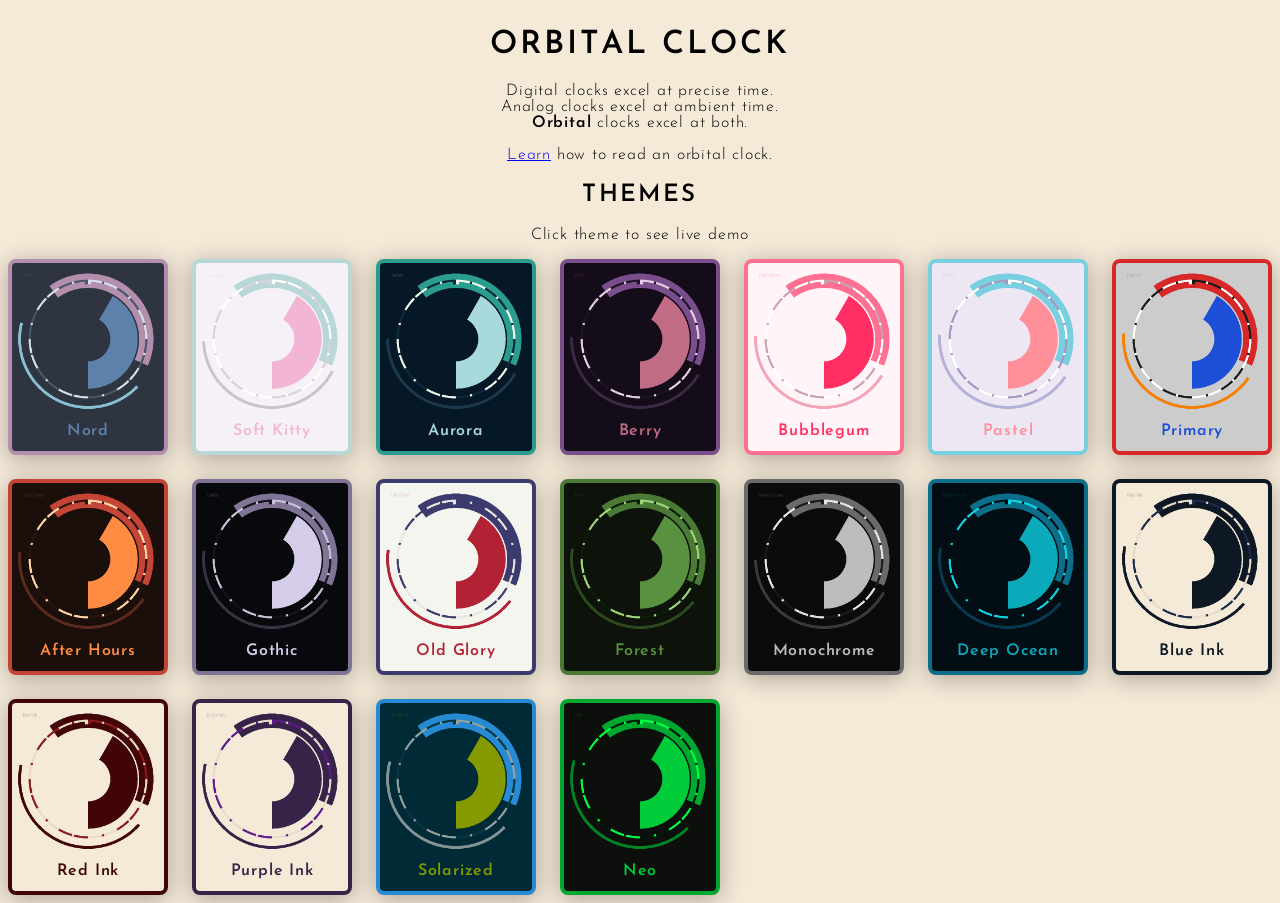
<file: index.html>
<!doctype html>
<html lang="en">
	<head>
		<meta charset="utf-8" />
		<meta name="viewport" content="width=device-width, initial-scale=1" />
		<meta name="text-scale" content="scale" />
		<link href="./app/immutable/entry/start.3CDbKS9s.js" rel="modulepreload">
		<link href="./app/immutable/chunks/iMqPllCi.js" rel="modulepreload">
		<link href="./app/immutable/chunks/BQ4jR4zi.js" rel="modulepreload">
		<link href="./app/immutable/chunks/DwWBG7lO.js" rel="modulepreload">
		<link href="./app/immutable/chunks/CZB5911S.js" rel="modulepreload">
		<link href="./app/immutable/entry/app.CyH1PBE0.js" rel="modulepreload">
		<link href="./app/immutable/chunks/CMmQca7_.js" rel="modulepreload">
		<link href="./app/immutable/chunks/BihSMTk1.js" rel="modulepreload">
		<link href="./app/immutable/chunks/DUlbav5-.js" rel="modulepreload">
		<link href="./app/immutable/chunks/DswWj63S.js" rel="modulepreload">
		<link href="./app/immutable/chunks/DzyT6DQ0.js" rel="modulepreload">
		<link href="./app/immutable/chunks/BUtkWxDQ.js" rel="modulepreload">
		<link href="./app/immutable/nodes/0.DlEczBSI.js" rel="modulepreload">
		<link href="./app/immutable/chunks/D-3GbIIw.js" rel="modulepreload">
		<link href="./app/immutable/nodes/2.Jf6FqMva.js" rel="modulepreload">
		<link href="./app/immutable/chunks/DRunjKAj.js" rel="modulepreload">
		<link href="./app/immutable/chunks/Bxq4LOer.js" rel="modulepreload">
		<link href="./app/immutable/chunks/ChheMTb3.js" rel="modulepreload">
		<!--12qhfyh--><link rel="icon" href="data:image/svg+xml,%3csvg%20xmlns='http://www.w3.org/2000/svg'%20width='107'%20height='128'%20viewBox='0%200%20107%20128'%3e%3ctitle%3esvelte-logo%3c/title%3e%3cpath%20d='M94.157%2022.819c-10.4-14.885-30.94-19.297-45.792-9.835L22.282%2029.608A29.92%2029.92%200%200%200%208.764%2049.65a31.5%2031.5%200%200%200%203.108%2020.231%2030%2030%200%200%200-4.477%2011.183%2031.9%2031.9%200%200%200%205.448%2024.116c10.402%2014.887%2030.942%2019.297%2045.791%209.835l26.083-16.624A29.92%2029.92%200%200%200%2098.235%2078.35a31.53%2031.53%200%200%200-3.105-20.232%2030%2030%200%200%200%204.474-11.182%2031.88%2031.88%200%200%200-5.447-24.116'%20style='fill:%23ff3e00'/%3e%3cpath%20d='M45.817%20106.582a20.72%2020.72%200%200%201-22.237-8.243%2019.17%2019.17%200%200%201-3.277-14.503%2018%2018%200%200%201%20.624-2.435l.49-1.498%201.337.981a33.6%2033.6%200%200%200%2010.203%205.098l.97.294-.09.968a5.85%205.85%200%200%200%201.052%203.878%206.24%206.24%200%200%200%206.695%202.485%205.8%205.8%200%200%200%201.603-.704L69.27%2076.28a5.43%205.43%200%200%200%202.45-3.631%205.8%205.8%200%200%200-.987-4.371%206.24%206.24%200%200%200-6.698-2.487%205.7%205.7%200%200%200-1.6.704l-9.953%206.345a19%2019%200%200%201-5.296%202.326%2020.72%2020.72%200%200%201-22.237-8.243%2019.17%2019.17%200%200%201-3.277-14.502%2017.99%2017.99%200%200%201%208.13-12.052l26.081-16.623a19%2019%200%200%201%205.3-2.329%2020.72%2020.72%200%200%201%2022.237%208.243%2019.17%2019.17%200%200%201%203.277%2014.503%2018%2018%200%200%201-.624%202.435l-.49%201.498-1.337-.98a33.6%2033.6%200%200%200-10.203-5.1l-.97-.294.09-.968a5.86%205.86%200%200%200-1.052-3.878%206.24%206.24%200%200%200-6.696-2.485%205.8%205.8%200%200%200-1.602.704L37.73%2051.72a5.42%205.42%200%200%200-2.449%203.63%205.79%205.79%200%200%200%20.986%204.372%206.24%206.24%200%200%200%206.698%202.486%205.8%205.8%200%200%200%201.602-.704l9.952-6.342a19%2019%200%200%201%205.295-2.328%2020.72%2020.72%200%200%201%2022.237%208.242%2019.17%2019.17%200%200%201%203.277%2014.503%2018%2018%200%200%201-8.13%2012.053l-26.081%2016.622a19%2019%200%200%201-5.3%202.328'%20style='fill:%23fff'/%3e%3c/svg%3e"/><!---->
		<link href="./app/immutable/assets/0.D5IB-7P3.css" rel="stylesheet">
		<link href="./app/immutable/assets/2.9iP5Iarg.css" rel="stylesheet">
	</head>
	<body data-sveltekit-preload-data="hover">
		<div style="display: contents"><!--[--><!--[0--><!--[--><!--[--><h1>Orbital Clock</h1> <p class="quote svelte-1uha8ag">Digital clocks excel at precise time.<br/> Analog clocks excel at ambient time.<br/> <b>Orbital</b> clocks excel at both.</p> <p class="quote svelte-1uha8ag"><a href="./learn">Learn</a> how to read an orbital clock.</p> <h2>Themes</h2> <p class="quote svelte-1uha8ag">Click theme to see live demo</p> <div class="grid svelte-1uha8ag"><!--[--><a href="./clock?p=2e344088c0d0b48ead5e81acd8dee94c566a" class="card svelte-13ncpt9" style="background: #2e3440; color: #5e81ac; border: 0.25rem solid #b48ead;"><img src="./thumbnails/nord.png" alt="Nord" class="svelte-13ncpt9"/> <p class="svelte-13ncpt9">Nord</p></a><a href="./clock?p=f6f1f7c9c2cfb8d8d8f2b5d4ffffffd9d2de" class="card svelte-13ncpt9" style="background: #f6f1f7; color: #f2b5d4; border: 0.25rem solid #b8d8d8;"><img src="./thumbnails/soft_kitty.png" alt="Soft Kitty" class="svelte-13ncpt9"/> <p class="svelte-13ncpt9">Soft Kitty</p></a><a href="./clock?p=0618261b3a4b2a9d8fa8dadcf1faee0b2a3d" class="card svelte-13ncpt9" style="background: #061826; color: #a8dadc; border: 0.25rem solid #2a9d8f;"><img src="./thumbnails/aurora.png" alt="Aurora" class="svelte-13ncpt9"/> <p class="svelte-13ncpt9">Aurora</p></a><a href="./clock?p=140c183b2a447a4e8cc06c84e6cfe61f1426" class="card svelte-13ncpt9" style="background: #140c18; color: #c06c84; border: 0.25rem solid #7a4e8c;"><img src="./thumbnails/berry.png" alt="Berry" class="svelte-13ncpt9"/> <p class="svelte-13ncpt9">Berry</p></a><a href="./clock?p=fff5f8f4a3b4ff6f91ff2e63c9a3b0ffffff" class="card svelte-13ncpt9" style="background: #fff5f8; color: #ff2e63; border: 0.25rem solid #ff6f91;"><img src="./thumbnails/bubblegum.png" alt="Bubblegum" class="svelte-13ncpt9"/> <p class="svelte-13ncpt9">Bubblegum</p></a><a href="./clock?p=ede6f3b3b1d678cfe0ff8f99ffffffa996c2" class="card svelte-13ncpt9" style="background: #ede6f3; color: #ff8f99; border: 0.25rem solid #78cfe0;"><img src="./thumbnails/pastel.png" alt="Pastel" class="svelte-13ncpt9"/> <p class="svelte-13ncpt9">Pastel</p></a><a href="./clock?p=ccccccf77f00d628281d4ed81a1a1affffff" class="card svelte-13ncpt9" style="background: #cccccc; color: #1d4ed8; border: 0.25rem solid #d62828;"><img src="./thumbnails/primary.png" alt="Primary" class="svelte-13ncpt9"/> <p class="svelte-13ncpt9">Primary</p></a><a href="./clock?p=1a0f0a5c2a1ec44536ff8c42ffd6a52a140e" class="card svelte-13ncpt9" style="background: #1a0f0a; color: #ff8c42; border: 0.25rem solid #c44536;"><img src="./thumbnails/after_hours.png" alt="After Hours" class="svelte-13ncpt9"/> <p class="svelte-13ncpt9">After Hours</p></a><a href="./clock?p=08090c3a32427f7396d6cdeac9c2d914151b" class="card svelte-13ncpt9" style="background: #08090c; color: #d6cdea; border: 0.25rem solid #7f7396;"><img src="./thumbnails/gothic.png" alt="Gothic" class="svelte-13ncpt9"/> <p class="svelte-13ncpt9">Gothic</p></a><a href="./clock?p=f5f5f0b222343c3b6eb222343c3b6ee8e8e0" class="card svelte-13ncpt9" style="background: #f5f5f0; color: #b22234; border: 0.25rem solid #3c3b6e;"><img src="./thumbnails/old_glory.png" alt="Old Glory" class="svelte-13ncpt9"/> <p class="svelte-13ncpt9">Old Glory</p></a><a href="./clock?p=0d120a2d4a1e4a7a355a91409ed67a0d1f08" class="card svelte-13ncpt9" style="background: #0d120a; color: #5a9140; border: 0.25rem solid #4a7a35;"><img src="./thumbnails/forest.png" alt="Forest" class="svelte-13ncpt9"/> <p class="svelte-13ncpt9">Forest</p></a><a href="./clock?p=0b0b0b3a3a3a6a6a6abdbdbde6e6e61a1a1a" class="card svelte-13ncpt9" style="background: #0b0b0b; color: #bdbdbd; border: 0.25rem solid #6a6a6a;"><img src="./thumbnails/monochrome.png" alt="Monochrome" class="svelte-13ncpt9"/> <p class="svelte-13ncpt9">Monochrome</p></a><a href="./clock?p=020d140a3a520d6e8a0aaaba12d4e0020d14" class="card svelte-13ncpt9" style="background: #020d14; color: #0aaaba; border: 0.25rem solid #0d6e8a;"><img src="./thumbnails/deep_ocean.png" alt="Deep Ocean" class="svelte-13ncpt9"/> <p class="svelte-13ncpt9">Deep Ocean</p></a><a href="./clock?p=f5ead80d18240d18240d18241c2b4ae8dcc8" class="card svelte-13ncpt9" style="background: #f5ead8; color: #0d1824; border: 0.25rem solid #0d1824;"><img src="./thumbnails/blue_ink.png" alt="Blue Ink" class="svelte-13ncpt9"/> <p class="svelte-13ncpt9">Blue Ink</p></a><a href="./clock?p=f5ead84205054205054205058b1a1ae8dcc8" class="card svelte-13ncpt9" style="background: #f5ead8; color: #420505; border: 0.25rem solid #420505;"><img src="./thumbnails/red_ink.png" alt="Red Ink" class="svelte-13ncpt9"/> <p class="svelte-13ncpt9">Red Ink</p></a><a href="./clock?p=f5ead83623473623473623475c1a8be8dcc8" class="card svelte-13ncpt9" style="background: #f5ead8; color: #362347; border: 0.25rem solid #362347;"><img src="./thumbnails/purple_ink.png" alt="Purple Ink" class="svelte-13ncpt9"/> <p class="svelte-13ncpt9">Purple Ink</p></a><a href="./clock?p=002b36839496268bd285990093a1a1073642" class="card svelte-13ncpt9" style="background: #002b36; color: #859900; border: 0.25rem solid #268bd2;"><img src="./thumbnails/solarized.png" alt="Solarized" class="svelte-13ncpt9"/> <p class="svelte-13ncpt9">Solarized</p></a><a href="./clock?p=0d0f0d00852500a82f00cc3a00ff41001a07" class="card svelte-13ncpt9" style="background: #0d0f0d; color: #00cc3a; border: 0.25rem solid #00a82f;"><img src="./thumbnails/neo.png" alt="Neo" class="svelte-13ncpt9"/> <p class="svelte-13ncpt9">Neo</p></a><!--]--></div><!--]--><!----><!--]--><!--]--> <!--[-1--><!--]--><!--]-->
			
			<script>
				{
					__sveltekit_yqcq0j = {
						base: new URL(".", location).pathname.slice(0, -1),
						assets: "/orbitalclock"
					};

					const element = document.currentScript.parentElement;

					Promise.all([
						import("./app/immutable/entry/start.3CDbKS9s.js"),
						import("./app/immutable/entry/app.CyH1PBE0.js")
					]).then(([kit, app]) => {
						kit.start(app, element, {
							node_ids: [0, 2],
							data: [null,null],
							form: null,
							error: null
						});
					});
				}
			</script>
		</div>
	</body>
</html>
</file>
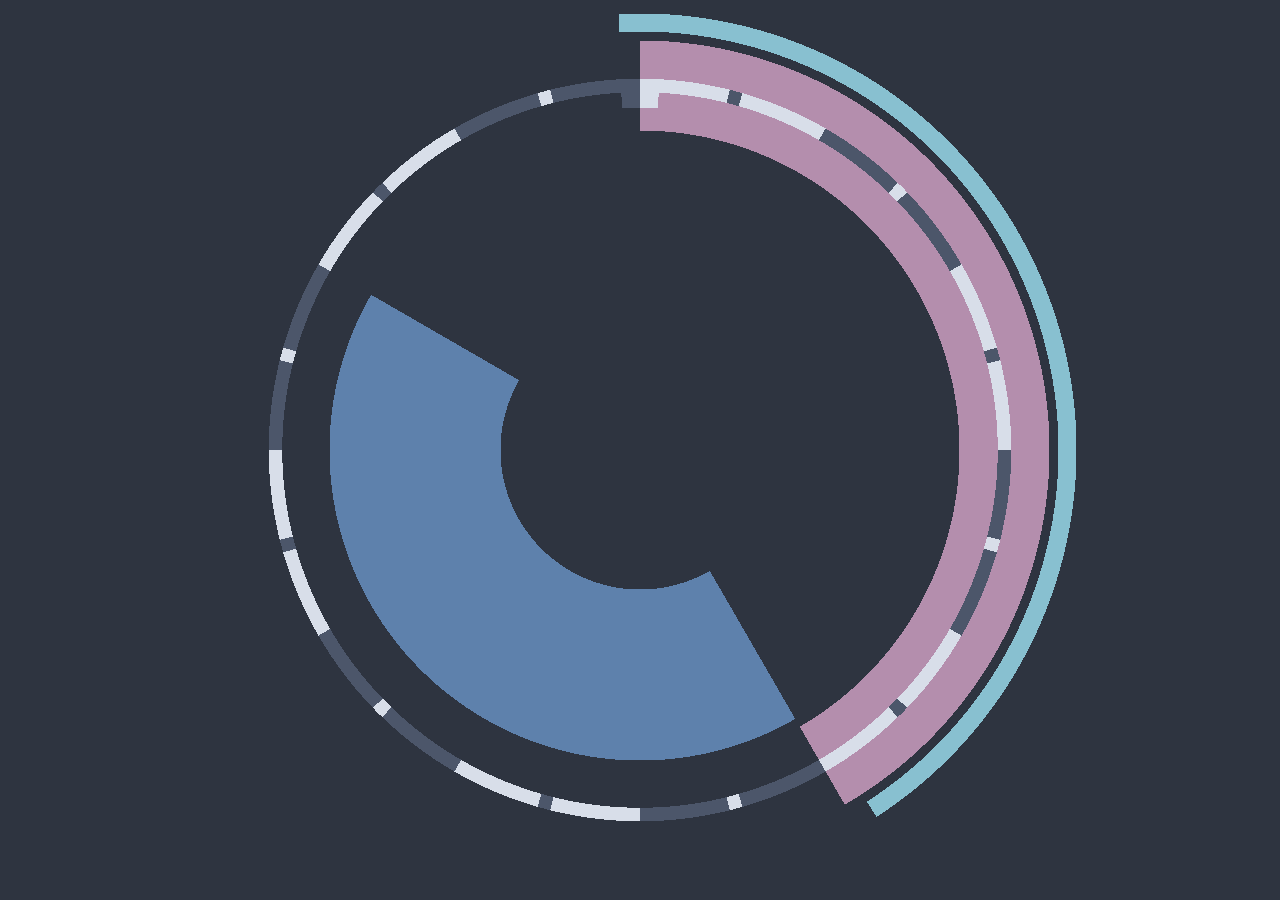
<file: clock.html>
<!doctype html>
<html lang="en">
	<head>
		<meta charset="utf-8" />
		<meta name="viewport" content="width=device-width, initial-scale=1" />
		<meta name="text-scale" content="scale" />
		<link href="./app/immutable/entry/start.3CDbKS9s.js" rel="modulepreload">
		<link href="./app/immutable/chunks/iMqPllCi.js" rel="modulepreload">
		<link href="./app/immutable/chunks/BQ4jR4zi.js" rel="modulepreload">
		<link href="./app/immutable/chunks/DwWBG7lO.js" rel="modulepreload">
		<link href="./app/immutable/chunks/CZB5911S.js" rel="modulepreload">
		<link href="./app/immutable/entry/app.CyH1PBE0.js" rel="modulepreload">
		<link href="./app/immutable/chunks/CMmQca7_.js" rel="modulepreload">
		<link href="./app/immutable/chunks/BihSMTk1.js" rel="modulepreload">
		<link href="./app/immutable/chunks/DUlbav5-.js" rel="modulepreload">
		<link href="./app/immutable/chunks/DswWj63S.js" rel="modulepreload">
		<link href="./app/immutable/chunks/DzyT6DQ0.js" rel="modulepreload">
		<link href="./app/immutable/chunks/BUtkWxDQ.js" rel="modulepreload">
		<link href="./app/immutable/nodes/0.DlEczBSI.js" rel="modulepreload">
		<link href="./app/immutable/chunks/D-3GbIIw.js" rel="modulepreload">
		<link href="./app/immutable/nodes/3.1NJEfZoe.js" rel="modulepreload">
		<link href="./app/immutable/chunks/DRunjKAj.js" rel="modulepreload">
		<link href="./app/immutable/chunks/ChheMTb3.js" rel="modulepreload">
		<!--12qhfyh--><link rel="icon" href="data:image/svg+xml,%3csvg%20xmlns='http://www.w3.org/2000/svg'%20width='107'%20height='128'%20viewBox='0%200%20107%20128'%3e%3ctitle%3esvelte-logo%3c/title%3e%3cpath%20d='M94.157%2022.819c-10.4-14.885-30.94-19.297-45.792-9.835L22.282%2029.608A29.92%2029.92%200%200%200%208.764%2049.65a31.5%2031.5%200%200%200%203.108%2020.231%2030%2030%200%200%200-4.477%2011.183%2031.9%2031.9%200%200%200%205.448%2024.116c10.402%2014.887%2030.942%2019.297%2045.791%209.835l26.083-16.624A29.92%2029.92%200%200%200%2098.235%2078.35a31.53%2031.53%200%200%200-3.105-20.232%2030%2030%200%200%200%204.474-11.182%2031.88%2031.88%200%200%200-5.447-24.116'%20style='fill:%23ff3e00'/%3e%3cpath%20d='M45.817%20106.582a20.72%2020.72%200%200%201-22.237-8.243%2019.17%2019.17%200%200%201-3.277-14.503%2018%2018%200%200%201%20.624-2.435l.49-1.498%201.337.981a33.6%2033.6%200%200%200%2010.203%205.098l.97.294-.09.968a5.85%205.85%200%200%200%201.052%203.878%206.24%206.24%200%200%200%206.695%202.485%205.8%205.8%200%200%200%201.603-.704L69.27%2076.28a5.43%205.43%200%200%200%202.45-3.631%205.8%205.8%200%200%200-.987-4.371%206.24%206.24%200%200%200-6.698-2.487%205.7%205.7%200%200%200-1.6.704l-9.953%206.345a19%2019%200%200%201-5.296%202.326%2020.72%2020.72%200%200%201-22.237-8.243%2019.17%2019.17%200%200%201-3.277-14.502%2017.99%2017.99%200%200%201%208.13-12.052l26.081-16.623a19%2019%200%200%201%205.3-2.329%2020.72%2020.72%200%200%201%2022.237%208.243%2019.17%2019.17%200%200%201%203.277%2014.503%2018%2018%200%200%201-.624%202.435l-.49%201.498-1.337-.98a33.6%2033.6%200%200%200-10.203-5.1l-.97-.294.09-.968a5.86%205.86%200%200%200-1.052-3.878%206.24%206.24%200%200%200-6.696-2.485%205.8%205.8%200%200%200-1.602.704L37.73%2051.72a5.42%205.42%200%200%200-2.449%203.63%205.79%205.79%200%200%200%20.986%204.372%206.24%206.24%200%200%200%206.698%202.486%205.8%205.8%200%200%200%201.602-.704l9.952-6.342a19%2019%200%200%201%205.295-2.328%2020.72%2020.72%200%200%201%2022.237%208.242%2019.17%2019.17%200%200%201%203.277%2014.503%2018%2018%200%200%201-8.13%2012.053l-26.081%2016.622a19%2019%200%200%201-5.3%202.328'%20style='fill:%23fff'/%3e%3c/svg%3e"/><!---->
		<link href="./app/immutable/assets/0.D5IB-7P3.css" rel="stylesheet">
		<link href="./app/immutable/assets/3.BiSGSDT_.css" rel="stylesheet">
	</head>
	<body data-sveltekit-preload-data="hover">
		<div style="display: contents"><!--[--><!--[0--><!--[--><!--[--><div class="clockpane svelte-ylinfx"><canvas></canvas></div><!--]--><!----><!--]--><!--]--> <!--[-1--><!--]--><!--]-->
			
			<script>
				{
					__sveltekit_yqcq0j = {
						base: new URL(".", location).pathname.slice(0, -1),
						assets: "/orbitalclock"
					};

					const element = document.currentScript.parentElement;

					Promise.all([
						import("./app/immutable/entry/start.3CDbKS9s.js"),
						import("./app/immutable/entry/app.CyH1PBE0.js")
					]).then(([kit, app]) => {
						kit.start(app, element, {
							node_ids: [0, 3],
							data: [null,null],
							form: null,
							error: null
						});
					});
				}
			</script>
		</div>
	</body>
</html>
</file>
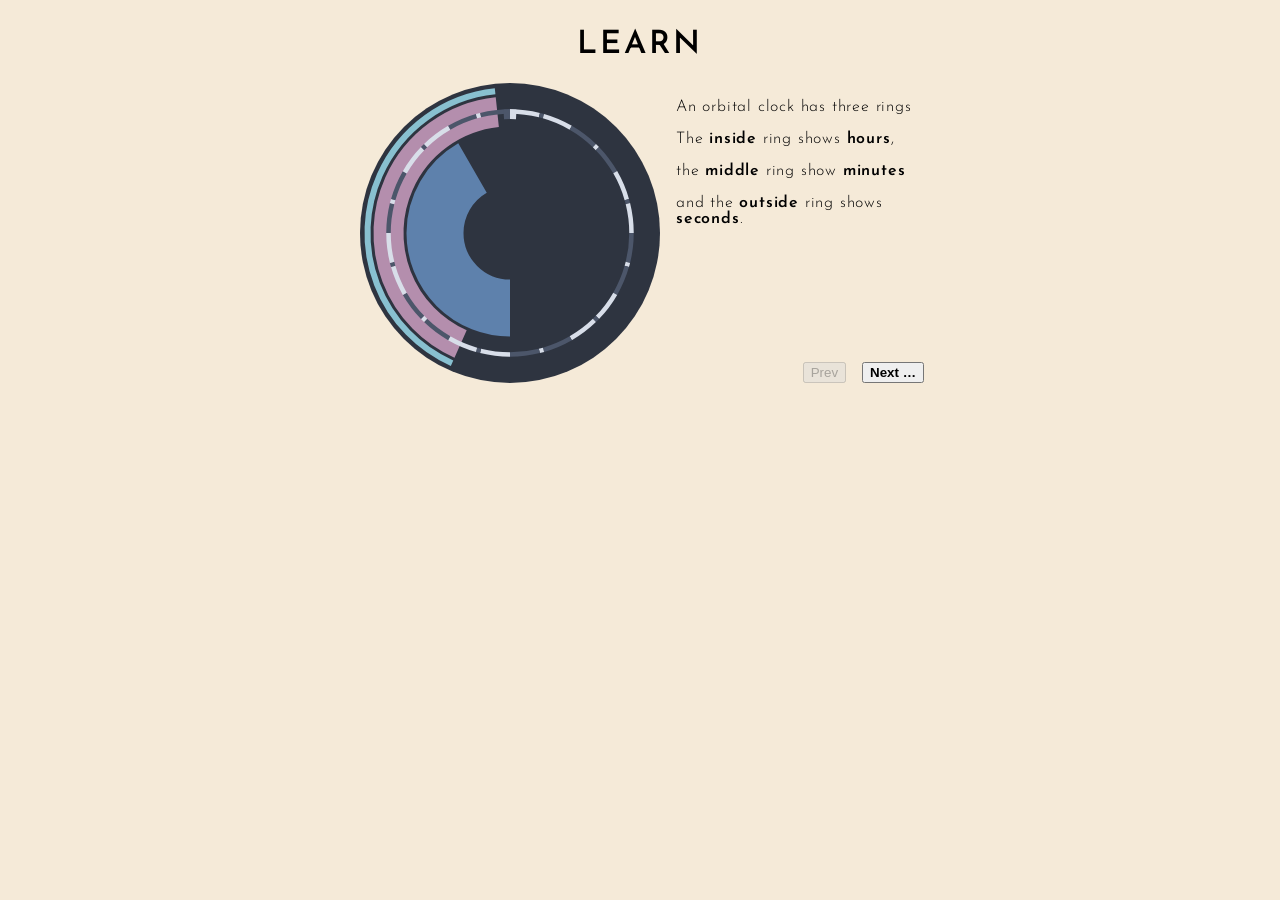
<file: learn.html>
<!doctype html>
<html lang="en">
	<head>
		<meta charset="utf-8" />
		<meta name="viewport" content="width=device-width, initial-scale=1" />
		<meta name="text-scale" content="scale" />
		<link href="./app/immutable/entry/start.3CDbKS9s.js" rel="modulepreload">
		<link href="./app/immutable/chunks/iMqPllCi.js" rel="modulepreload">
		<link href="./app/immutable/chunks/BQ4jR4zi.js" rel="modulepreload">
		<link href="./app/immutable/chunks/DwWBG7lO.js" rel="modulepreload">
		<link href="./app/immutable/chunks/CZB5911S.js" rel="modulepreload">
		<link href="./app/immutable/entry/app.CyH1PBE0.js" rel="modulepreload">
		<link href="./app/immutable/chunks/CMmQca7_.js" rel="modulepreload">
		<link href="./app/immutable/chunks/BihSMTk1.js" rel="modulepreload">
		<link href="./app/immutable/chunks/DUlbav5-.js" rel="modulepreload">
		<link href="./app/immutable/chunks/DswWj63S.js" rel="modulepreload">
		<link href="./app/immutable/chunks/DzyT6DQ0.js" rel="modulepreload">
		<link href="./app/immutable/chunks/BUtkWxDQ.js" rel="modulepreload">
		<link href="./app/immutable/nodes/0.DlEczBSI.js" rel="modulepreload">
		<link href="./app/immutable/chunks/D-3GbIIw.js" rel="modulepreload">
		<link href="./app/immutable/nodes/4.0CcPTS2U.js" rel="modulepreload">
		<link href="./app/immutable/chunks/DRunjKAj.js" rel="modulepreload">
		<link href="./app/immutable/chunks/Bxq4LOer.js" rel="modulepreload">
		<!--12qhfyh--><link rel="icon" href="data:image/svg+xml,%3csvg%20xmlns='http://www.w3.org/2000/svg'%20width='107'%20height='128'%20viewBox='0%200%20107%20128'%3e%3ctitle%3esvelte-logo%3c/title%3e%3cpath%20d='M94.157%2022.819c-10.4-14.885-30.94-19.297-45.792-9.835L22.282%2029.608A29.92%2029.92%200%200%200%208.764%2049.65a31.5%2031.5%200%200%200%203.108%2020.231%2030%2030%200%200%200-4.477%2011.183%2031.9%2031.9%200%200%200%205.448%2024.116c10.402%2014.887%2030.942%2019.297%2045.791%209.835l26.083-16.624A29.92%2029.92%200%200%200%2098.235%2078.35a31.53%2031.53%200%200%200-3.105-20.232%2030%2030%200%200%200%204.474-11.182%2031.88%2031.88%200%200%200-5.447-24.116'%20style='fill:%23ff3e00'/%3e%3cpath%20d='M45.817%20106.582a20.72%2020.72%200%200%201-22.237-8.243%2019.17%2019.17%200%200%201-3.277-14.503%2018%2018%200%200%201%20.624-2.435l.49-1.498%201.337.981a33.6%2033.6%200%200%200%2010.203%205.098l.97.294-.09.968a5.85%205.85%200%200%200%201.052%203.878%206.24%206.24%200%200%200%206.695%202.485%205.8%205.8%200%200%200%201.603-.704L69.27%2076.28a5.43%205.43%200%200%200%202.45-3.631%205.8%205.8%200%200%200-.987-4.371%206.24%206.24%200%200%200-6.698-2.487%205.7%205.7%200%200%200-1.6.704l-9.953%206.345a19%2019%200%200%201-5.296%202.326%2020.72%2020.72%200%200%201-22.237-8.243%2019.17%2019.17%200%200%201-3.277-14.502%2017.99%2017.99%200%200%201%208.13-12.052l26.081-16.623a19%2019%200%200%201%205.3-2.329%2020.72%2020.72%200%200%201%2022.237%208.243%2019.17%2019.17%200%200%201%203.277%2014.503%2018%2018%200%200%201-.624%202.435l-.49%201.498-1.337-.98a33.6%2033.6%200%200%200-10.203-5.1l-.97-.294.09-.968a5.86%205.86%200%200%200-1.052-3.878%206.24%206.24%200%200%200-6.696-2.485%205.8%205.8%200%200%200-1.602.704L37.73%2051.72a5.42%205.42%200%200%200-2.449%203.63%205.79%205.79%200%200%200%20.986%204.372%206.24%206.24%200%200%200%206.698%202.486%205.8%205.8%200%200%200%201.602-.704l9.952-6.342a19%2019%200%200%201%205.295-2.328%2020.72%2020.72%200%200%201%2022.237%208.242%2019.17%2019.17%200%200%201%203.277%2014.503%2018%2018%200%200%201-8.13%2012.053l-26.081%2016.622a19%2019%200%200%201-5.3%202.328'%20style='fill:%23fff'/%3e%3c/svg%3e"/><!---->
		<link href="./app/immutable/assets/0.D5IB-7P3.css" rel="stylesheet">
		<link href="./app/immutable/assets/4.yJUSMoel.css" rel="stylesheet">
	</head>
	<body data-sveltekit-preload-data="hover">
		<div style="display: contents"><!--[--><!--[0--><!--[--><!--[--><h1>Learn</h1> <div class="learn-content svelte-8s3559"><div class="grid-container svelte-8s3559"><div class="clock svelte-8s3559"><canvas width="300" height="300" style="width: 300px; height: 300px; border-radius: 50%;"></canvas><!----></div> <div class="lesson svelte-8s3559"><!--[-1--><div><!---->
        <p>An orbital clock has three rings</p>
        <p>The <b>inside</b> ring shows <b>hours</b>,</p><p>the <b>middle</b> ring show <b>minutes</b> <p>and the <b>outside</b> ring shows <b>seconds</b>.</p><!----></div><!--]--> <div class="nav svelte-8s3559"><button disabled="">Prev</button> <button><b>Next …</b></button></div></div></div></div><!--]--><!----><!--]--><!--]--> <!--[-1--><!--]--><!--]-->
			
			<script>
				{
					__sveltekit_yqcq0j = {
						base: new URL(".", location).pathname.slice(0, -1),
						assets: "/orbitalclock"
					};

					const element = document.currentScript.parentElement;

					Promise.all([
						import("./app/immutable/entry/start.3CDbKS9s.js"),
						import("./app/immutable/entry/app.CyH1PBE0.js")
					]).then(([kit, app]) => {
						kit.start(app, element, {
							node_ids: [0, 4],
							data: [null,null],
							form: null,
							error: null
						});
					});
				}
			</script>
		</div>
	</body>
</html>
</file>
<file: app/immutable/assets/0.D5IB-7P3.css>
@font-face{font-family:Josefin Sans;font-style:normal;font-display:swap;font-weight:300;src:url(./josefin-sans-vietnamese-300-normal.CYSpmMwP.woff2) format("woff2"),url(./josefin-sans-vietnamese-300-normal.CIl7uc20.woff) format("woff");unicode-range:U+0102-0103,U+0110-0111,U+0128-0129,U+0168-0169,U+01A0-01A1,U+01AF-01B0,U+0300-0301,U+0303-0304,U+0308-0309,U+0323,U+0329,U+1EA0-1EF9,U+20AB}@font-face{font-family:Josefin Sans;font-style:normal;font-display:swap;font-weight:300;src:url(./josefin-sans-latin-ext-300-normal.Bd7KVg_i.woff2) format("woff2"),url(./josefin-sans-latin-ext-300-normal.C3BJt8Gj.woff) format("woff");unicode-range:U+0100-02BA,U+02BD-02C5,U+02C7-02CC,U+02CE-02D7,U+02DD-02FF,U+0304,U+0308,U+0329,U+1D00-1DBF,U+1E00-1E9F,U+1EF2-1EFF,U+2020,U+20A0-20AB,U+20AD-20C0,U+2113,U+2C60-2C7F,U+A720-A7FF}@font-face{font-family:Josefin Sans;font-style:normal;font-display:swap;font-weight:300;src:url(./josefin-sans-latin-300-normal.jK6vcIgA.woff2) format("woff2"),url(./josefin-sans-latin-300-normal.BxpWkS1B.woff) format("woff");unicode-range:U+0000-00FF,U+0131,U+0152-0153,U+02BB-02BC,U+02C6,U+02DA,U+02DC,U+0304,U+0308,U+0329,U+2000-206F,U+20AC,U+2122,U+2191,U+2193,U+2212,U+2215,U+FEFF,U+FFFD}@font-face{font-family:Josefin Sans;font-style:normal;font-display:swap;font-weight:400;src:url(./josefin-sans-vietnamese-400-normal.5bZRxDiL.woff2) format("woff2"),url(./josefin-sans-vietnamese-400-normal.7lki-pri.woff) format("woff");unicode-range:U+0102-0103,U+0110-0111,U+0128-0129,U+0168-0169,U+01A0-01A1,U+01AF-01B0,U+0300-0301,U+0303-0304,U+0308-0309,U+0323,U+0329,U+1EA0-1EF9,U+20AB}@font-face{font-family:Josefin Sans;font-style:normal;font-display:swap;font-weight:400;src:url(./josefin-sans-latin-ext-400-normal.WydUZGG0.woff2) format("woff2"),url(./josefin-sans-latin-ext-400-normal.GP5qjHwf.woff) format("woff");unicode-range:U+0100-02BA,U+02BD-02C5,U+02C7-02CC,U+02CE-02D7,U+02DD-02FF,U+0304,U+0308,U+0329,U+1D00-1DBF,U+1E00-1E9F,U+1EF2-1EFF,U+2020,U+20A0-20AB,U+20AD-20C0,U+2113,U+2C60-2C7F,U+A720-A7FF}@font-face{font-family:Josefin Sans;font-style:normal;font-display:swap;font-weight:400;src:url(./josefin-sans-latin-400-normal.Bw73c5y2.woff2) format("woff2"),url(./josefin-sans-latin-400-normal.OLNf33Pm.woff) format("woff");unicode-range:U+0000-00FF,U+0131,U+0152-0153,U+02BB-02BC,U+02C6,U+02DA,U+02DC,U+0304,U+0308,U+0329,U+2000-206F,U+20AC,U+2122,U+2191,U+2193,U+2212,U+2215,U+FEFF,U+FFFD}@font-face{font-family:Josefin Sans;font-style:normal;font-display:swap;font-weight:600;src:url(./josefin-sans-vietnamese-600-normal.B3-kA7Zo.woff2) format("woff2"),url(./josefin-sans-vietnamese-600-normal.CD4q0dTQ.woff) format("woff");unicode-range:U+0102-0103,U+0110-0111,U+0128-0129,U+0168-0169,U+01A0-01A1,U+01AF-01B0,U+0300-0301,U+0303-0304,U+0308-0309,U+0323,U+0329,U+1EA0-1EF9,U+20AB}@font-face{font-family:Josefin Sans;font-style:normal;font-display:swap;font-weight:600;src:url(./josefin-sans-latin-ext-600-normal.BBwcr3jX.woff2) format("woff2"),url(./josefin-sans-latin-ext-600-normal.UIETFcKM.woff) format("woff");unicode-range:U+0100-02BA,U+02BD-02C5,U+02C7-02CC,U+02CE-02D7,U+02DD-02FF,U+0304,U+0308,U+0329,U+1D00-1DBF,U+1E00-1E9F,U+1EF2-1EFF,U+2020,U+20A0-20AB,U+20AD-20C0,U+2113,U+2C60-2C7F,U+A720-A7FF}@font-face{font-family:Josefin Sans;font-style:normal;font-display:swap;font-weight:600;src:url(./josefin-sans-latin-600-normal.DXjG1Gv0.woff2) format("woff2"),url(./josefin-sans-latin-600-normal.CcMFZ0n5.woff) format("woff");unicode-range:U+0000-00FF,U+0131,U+0152-0153,U+02BB-02BC,U+02C6,U+02DA,U+02DC,U+0304,U+0308,U+0329,U+2000-206F,U+20AC,U+2122,U+2191,U+2193,U+2212,U+2215,U+FEFF,U+FFFD}body{margin:0;padding:.5rem;background-color:#f5ead8;font-family:Josefin Sans,sans-serif;font-weight:300;letter-spacing:.05em}h1,h2{display:flex;justify-content:center;font-weight:600;letter-spacing:.1em;text-transform:uppercase}
</file>
<file: app/immutable/assets/2.9iP5Iarg.css>
.card.svelte-13ncpt9{display:flex;flex-direction:column;align-items:center;border-radius:8px;padding:.25rem;gap:.25rem;overflow:hidden;text-decoration:none;color:inherit;filter:drop-shadow(0 4px 12px rgba(0,0,0,.3));transition:transform .15s ease,filter .15s ease}.card.svelte-13ncpt9:hover{transform:translateY(-4px);filter:drop-shadow(0 8px 20px rgba(0,0,0,.4))}.card.svelte-13ncpt9 img:where(.svelte-13ncpt9){width:100%;display:block}.card.svelte-13ncpt9 p:where(.svelte-13ncpt9){margin:0;padding:8px 12px;font-size:1rem;font-weight:700}.quote.svelte-1uha8ag{text-align:center}.grid.svelte-1uha8ag{display:grid;grid-template-columns:repeat(auto-fill,minmax(150px,1fr));gap:24px}
</file>
<file: app/immutable/assets/3.BiSGSDT_.css>
.clockpane.svelte-ylinfx{display:flex;justify-content:center;align-items:center;position:fixed;inset:0}
</file>
<file: app/immutable/assets/4.yJUSMoel.css>
.learn-content.svelte-8s3559{display:flex;justify-content:space-around}.grid-container.svelte-8s3559{display:grid;grid-template-areas:"header" "clock" "lesson" "nav";grid-template-columns:max-content,1fr;width:100%;max-width:600px}.clock.svelte-8s3559{display:flex;grid-area:clock;justify-content:space-around}.lesson.svelte-8s3559{grid-area:lesson;flex-direction:column;display:flex;padding-left:1rem;padding-right:1rem;justify-content:space-between}.nav.svelte-8s3559{grid-area:nav;display:flex;flex-direction:row;justify-content:flex-end;gap:1rem}@media(min-width:600px){.grid-container.svelte-8s3559{grid-template-columns:320px 1fr}.clock.svelte-8s3559{grid-area:1 / span 1;justify-content:flex-end}.lesson.svelte-8s3559{grid-area:1/ span 1}.nav.svelte-8s3559{grid-area:2 / span 2}}
</file>
